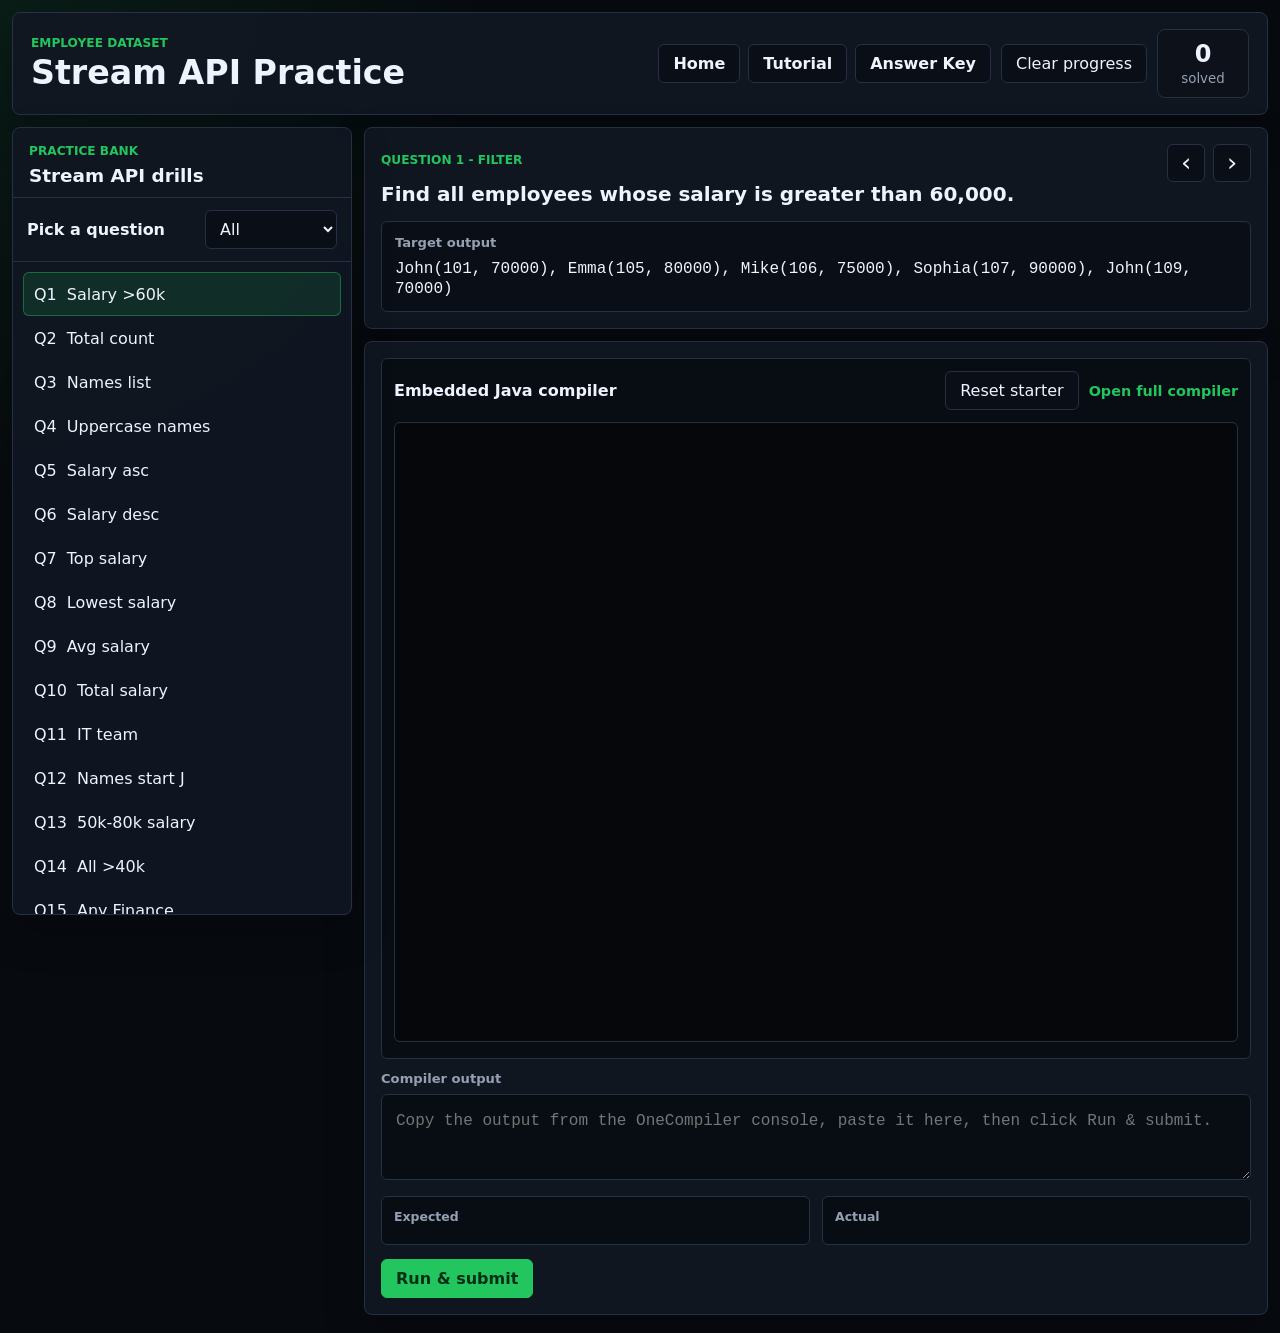
<file: index.html>
<!DOCTYPE html>
<html lang="en">
<head>
  <meta charset="UTF-8">
  <meta name="viewport" content="width=device-width, initial-scale=1.0">
  <title>Java Stream API Practice</title>
  <link rel="stylesheet" href="styles.css">
</head>
<body>
  <main class="app-shell">
    <section class="topbar">
      <div class="title-block">
        <p class="eyebrow">Employee dataset</p>
        <h1>Stream API Practice</h1>
      </div>
      <button id="menuToggle" class="hamburger-btn" type="button" aria-label="Open question menu" aria-expanded="false">
        <span></span>
        <span></span>
        <span></span>
      </button>
      <div class="progress-tools">
        <nav class="topnav" aria-label="Main navigation">
          <a href="https://samundar9525.github.io/LLD-Revision/">Home</a>
          <a href="stream-tutorial.html" target="_blank" rel="noreferrer">Tutorial</a>
          <a href="Stream_API_Answer_Key_With_Code.pdf" target="_blank" rel="noreferrer">Answer Key</a>
        </nav>
        <div class="progress-row">
          <button id="clearProgress" class="ghost-btn" type="button">Clear progress</button>
          <div class="scoreboard" aria-label="Practice progress">
            <span id="score">0</span>
            <small>solved</small>
          </div>
        </div>
      </div>
    </section>

    <section class="layout">
      <aside class="question-list" aria-label="Question list">
        <div class="rail-title">
          <p class="eyebrow">Practice Bank</p>
          <h2>Stream API drills</h2>
        </div>
        <div class="list-header">
          <strong>Pick a question</strong>
          <select id="categoryFilter" aria-label="Filter by category">
            <option value="all">All</option>
            <option value="basic">Basic</option>
            <option value="filter">Filter</option>
            <option value="grouping">Grouping</option>
            <option value="sorting">Sorting</option>
            <option value="collector">Collectors</option>
            <option value="advanced">Advanced</option>
          </select>
        </div>
        <div id="questionButtons" class="question-buttons"></div>
      </aside>
      <button id="drawerBackdrop" class="drawer-backdrop" type="button" aria-label="Close question menu"></button>

      <section class="workspace">
        <section class="prompt-panel">
          <div class="prompt-top">
            <p id="questionMeta" class="eyebrow">Question 1</p>
            <div class="nav-actions">
              <button id="prevBtn" class="icon-btn" type="button" aria-label="Previous question" title="Previous">&lsaquo;</button>
              <button id="nextBtn" class="icon-btn" type="button" aria-label="Next question" title="Next">&rsaquo;</button>
            </div>
          </div>
          <h2 id="questionText"></h2>
          <div class="expected-output">
            <span>Target output</span>
            <code id="expectedOutput"></code>
          </div>
        </section>

        <section class="compiler-panel">
          <textarea id="codeEditor" class="source-cache" spellcheck="false" aria-hidden="true" tabindex="-1"></textarea>
          <div id="streamWarning" class="warning" hidden>Stream API is not used here. Use employees.stream() or employees.parallelStream().</div>

          <article class="embedded-compiler">
            <div class="compiler-frame-head">
              <strong>Embedded Java compiler</strong>
              <div class="compiler-tools">
                <button id="resetCode" class="ghost-btn" type="button">Reset starter</button>
                <a href="https://onecompiler.com/java" target="_blank" rel="noreferrer">Open full compiler</a>
              </div>
            </div>
            <iframe
              id="oneCompilerFrame"
              class="compiler-frame"
              title="Embedded Java Compiler"
              src="https://onecompiler.com/embed/java?theme=dark&amp;hideLanguageSelection=true&amp;listenToEvents=true&amp;codeChangeEvent=true"
              loading="lazy"
              frameborder="0"></iframe>
          </article>

          <div class="actual-output">
            <label for="compilerOutput">Compiler output</label>
            <textarea id="compilerOutput" spellcheck="false" placeholder="Copy the output from the OneCompiler console, paste it here, then click Run & submit."></textarea>
            <div id="comparisonPanel" class="comparison-panel" hidden>
              <div>
                <span>Expected</span>
                <code id="comparisonExpected"></code>
              </div>
              <div>
                <span>Actual</span>
                <code id="comparisonActual"></code>
              </div>
            </div>
          </div>

          <div class="actions">
            <button id="submitBtn" class="primary-btn" type="button">Run & submit</button>
            <p id="resultMessage" aria-live="polite"></p>
          </div>
        </section>
      </section>
    </section>
  </main>

  <div id="sparkles" class="sparkles" aria-hidden="true"></div>
  <script src="script.js"></script>
</body>
</html>
</file>
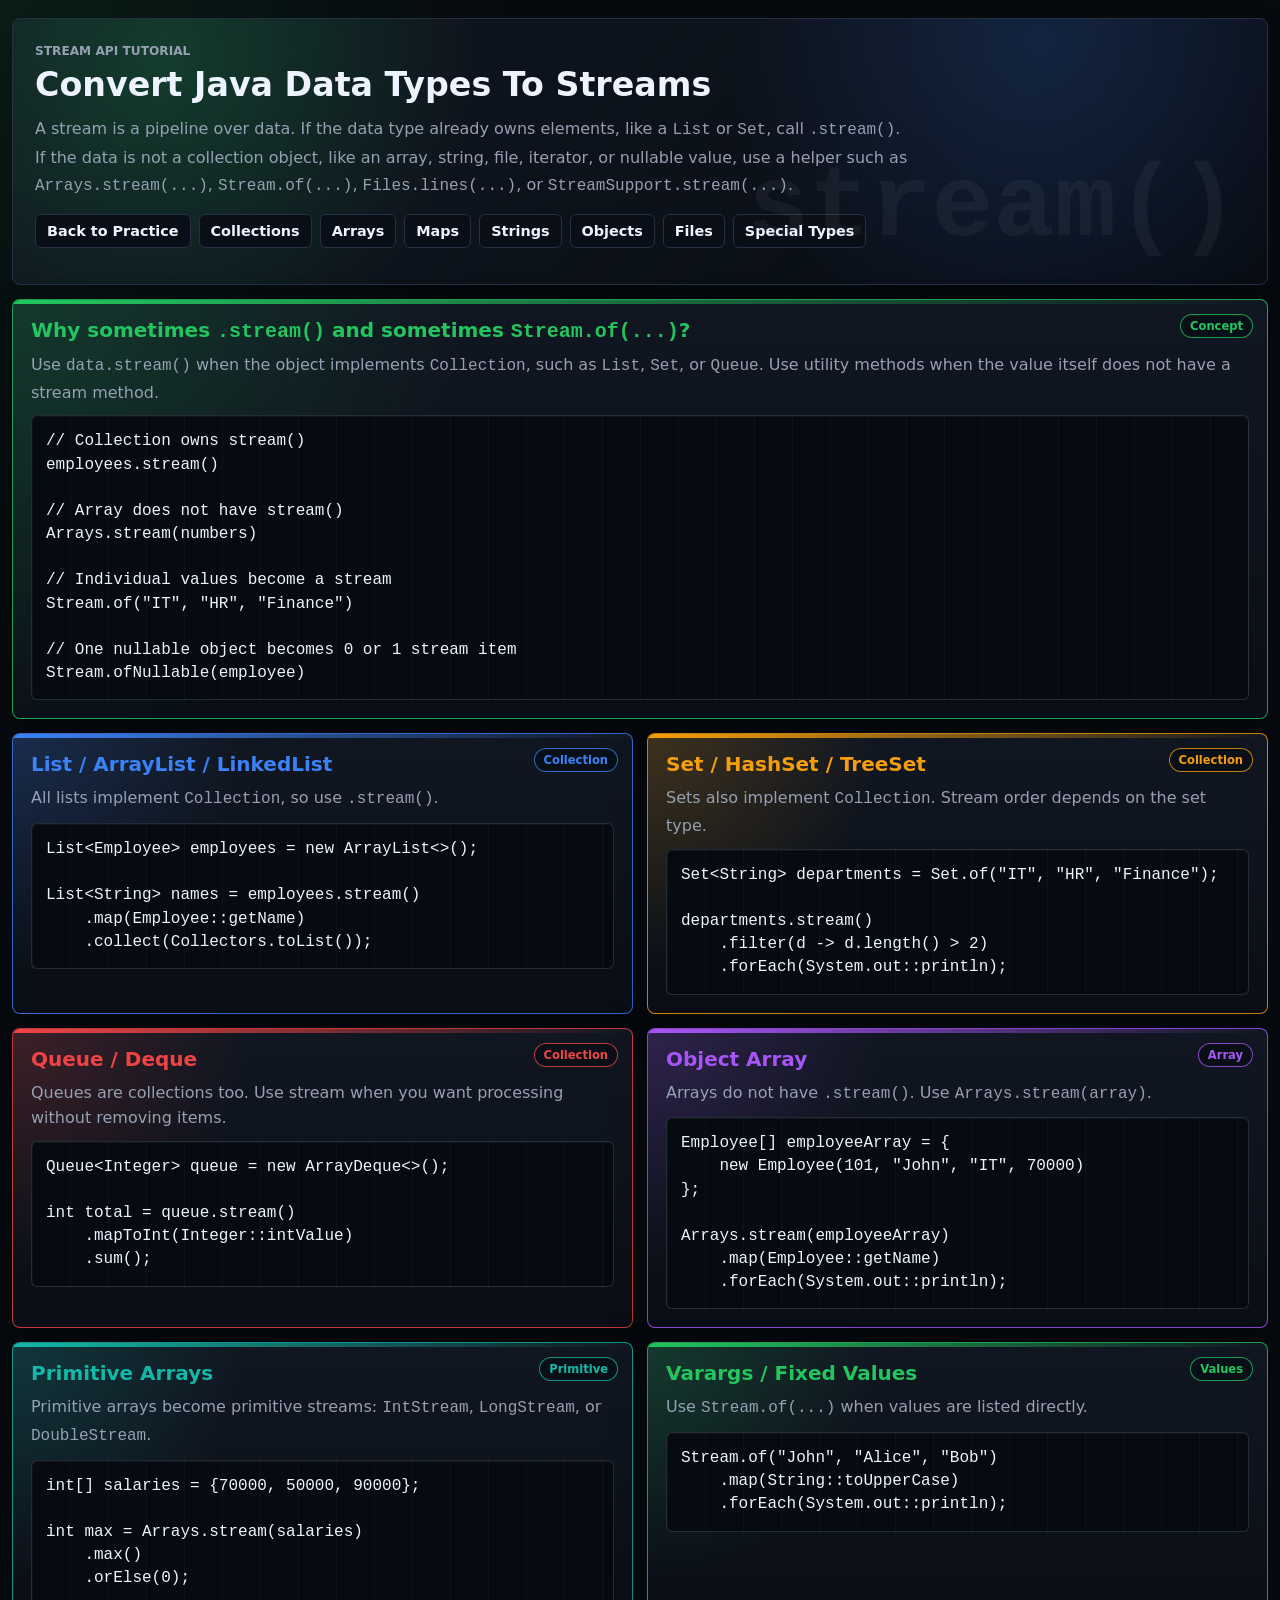
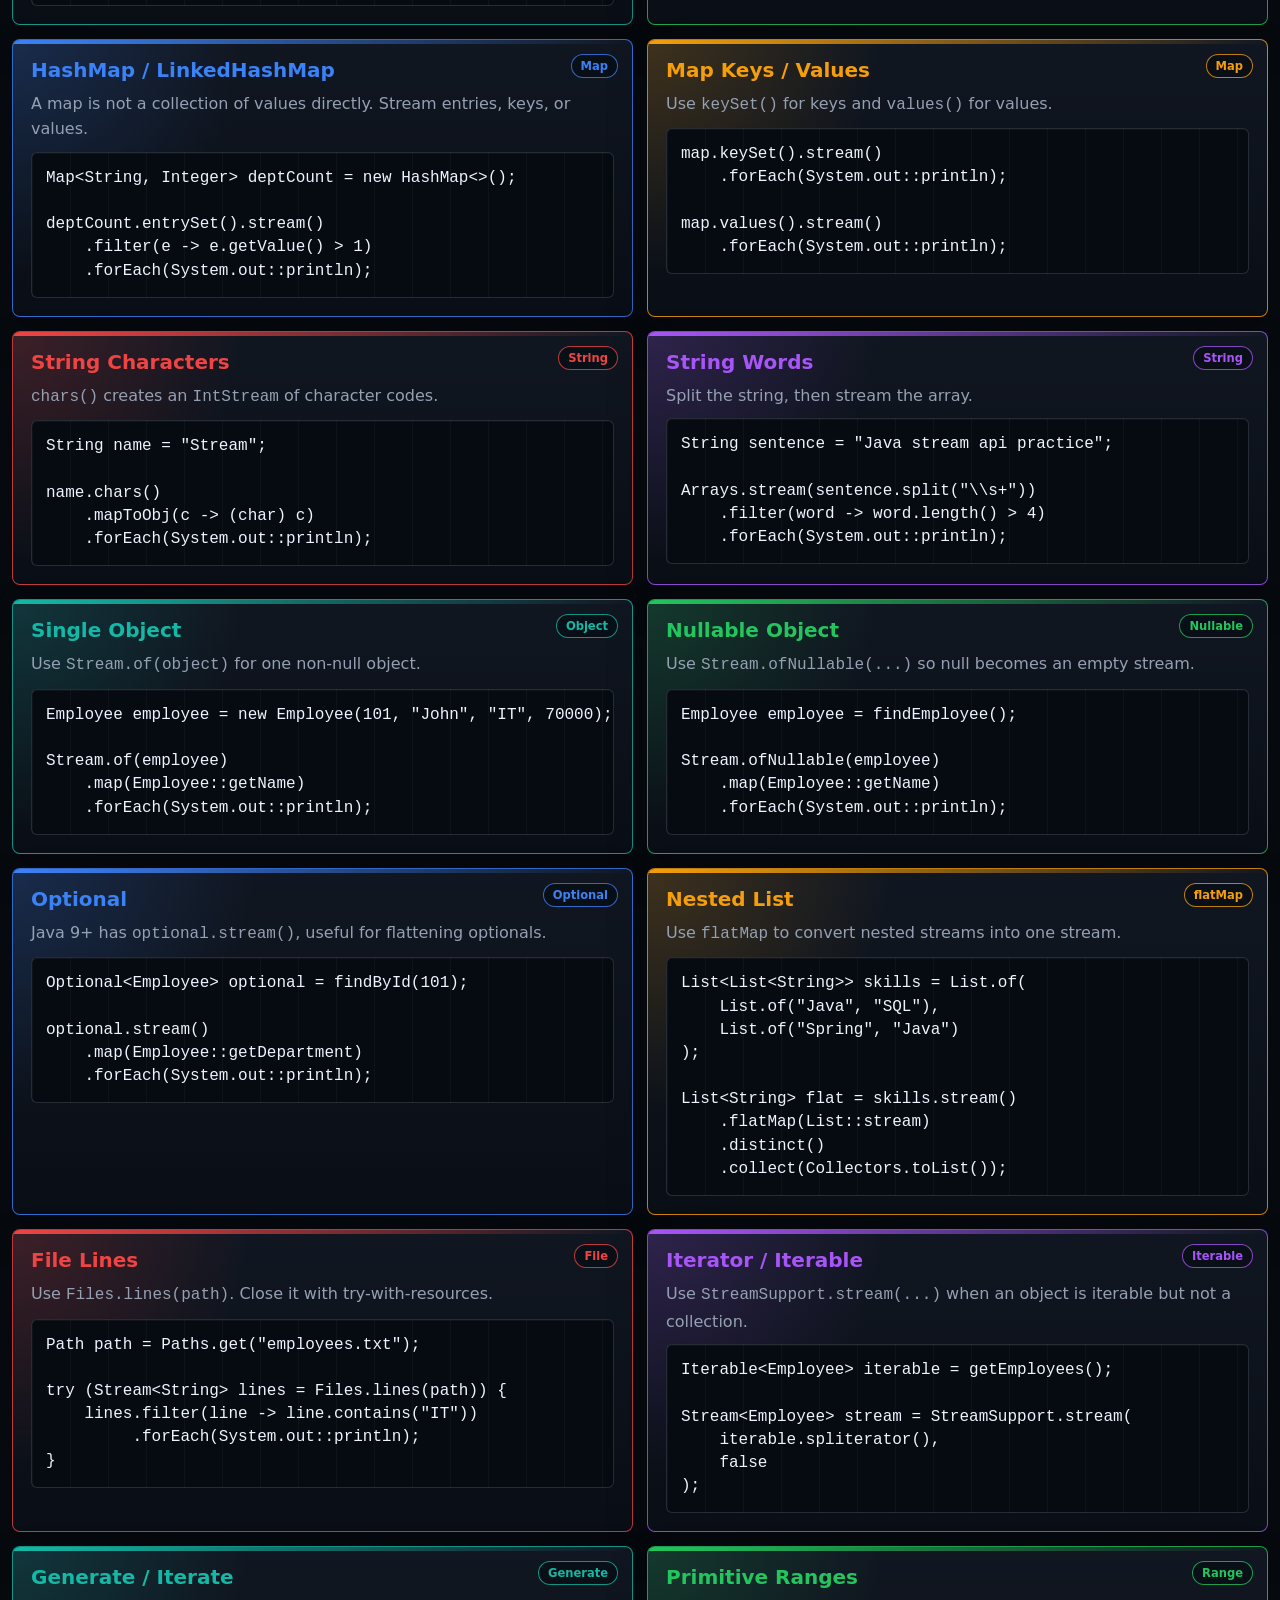
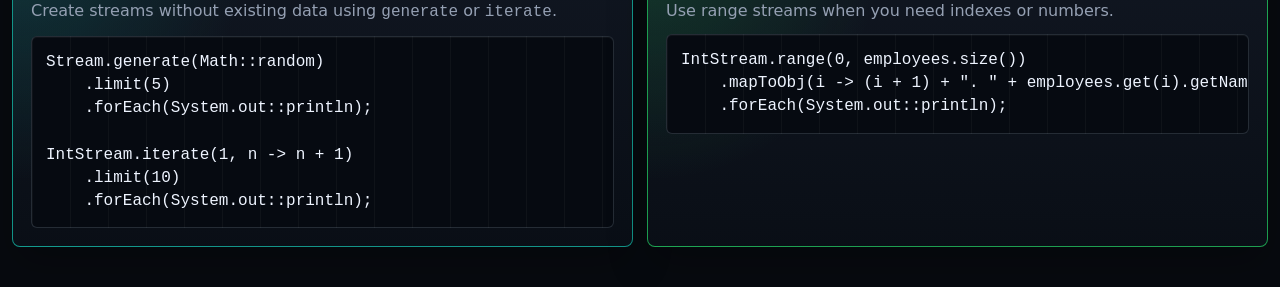
<file: stream-tutorial.html>
<!DOCTYPE html>
<html lang="en">
<head>
  <meta charset="UTF-8">
  <meta name="viewport" content="width=device-width, initial-scale=1.0">
  <title>Java Stream Conversion Tutorial</title>
  <link rel="stylesheet" href="styles.css">
  <style>
    .tutorial-shell {
      width: min(100vw - 24px, 1320px);
      margin: 0 auto;
      padding: 18px 0 40px;
    }

    .tutorial-hero,
    .tutorial-card {
      background: rgba(17, 23, 34, 0.92);
      border: 1px solid var(--line);
      border-radius: 8px;
      box-shadow: 0 18px 40px rgba(0, 0, 0, 0.22);
    }

    .tutorial-hero {
      position: relative;
      overflow: hidden;
      padding: 22px;
      margin-bottom: 14px;
      background:
        radial-gradient(circle at 12% 15%, rgba(34, 197, 94, 0.22), transparent 28%),
        radial-gradient(circle at 82% 8%, rgba(59, 130, 246, 0.18), transparent 30%),
        linear-gradient(135deg, rgba(17, 23, 34, 0.98), rgba(8, 13, 20, 0.96));
    }

    .tutorial-hero::after {
      content: "stream()";
      position: absolute;
      right: 28px;
      bottom: 18px;
      color: rgba(148, 163, 184, 0.08);
      font-family: "Cascadia Code", Consolas, monospace;
      font-size: clamp(3rem, 8vw, 7rem);
      font-weight: 900;
      pointer-events: none;
    }

    .tutorial-hero h1 {
      max-width: none;
      margin-bottom: 12px;
    }

    .tutorial-hero p {
      color: var(--muted);
      line-height: 1.7;
      max-width: 86ch;
    }

    .tutorial-nav {
      display: flex;
      flex-wrap: wrap;
      gap: 8px;
      margin: 14px 0;
    }

    .tutorial-nav a {
      border: 1px solid var(--line);
      border-radius: 6px;
      padding: 8px 11px;
      color: var(--ink);
      background: #0a0f17;
      text-decoration: none;
      font-weight: 800;
      font-size: 0.9rem;
    }

    .tutorial-nav a:hover {
      color: var(--accent);
      border-color: rgba(34, 197, 94, 0.58);
      transform: translateY(-1px);
    }

    .tutorial-grid {
      display: grid;
      grid-template-columns: repeat(2, minmax(0, 1fr));
      gap: 14px;
    }

    .tutorial-card {
      padding: 18px;
      position: relative;
      overflow: hidden;
      border-color: var(--card-border, var(--card-accent, #22c55e));
      background:
        radial-gradient(circle at 0 0, var(--card-glow, rgba(34, 197, 94, 0.2)), transparent 34%),
        linear-gradient(180deg, rgba(17, 23, 34, 0.98), rgba(10, 15, 23, 0.96));
      transition: transform 180ms ease, box-shadow 180ms ease, border-color 180ms ease;
    }

    .tutorial-card::before {
      content: "";
      position: absolute;
      inset: 0 0 auto;
      height: 4px;
      background: linear-gradient(90deg, var(--card-accent, #22c55e), transparent);
    }

    .tutorial-card::after {
      content: attr(data-kind);
      position: absolute;
      top: 14px;
      right: 14px;
      border: 1px solid var(--card-border, var(--card-accent, #22c55e));
      border-radius: 999px;
      padding: 4px 9px;
      color: var(--card-accent, #22c55e);
      background: rgba(8, 13, 20, 0.72);
      font-size: 0.72rem;
      font-weight: 900;
    }

    .tutorial-card:hover {
      transform: translateY(-3px);
      box-shadow: 0 22px 52px rgba(0, 0, 0, 0.34);
    }

    .tutorial-card:nth-child(6n + 1) { --card-accent: #22c55e; --card-border: rgba(34, 197, 94, 0.78); --card-glow: rgba(34, 197, 94, 0.2); }
    .tutorial-card:nth-child(6n + 2) { --card-accent: #3b82f6; --card-border: rgba(59, 130, 246, 0.78); --card-glow: rgba(59, 130, 246, 0.2); }
    .tutorial-card:nth-child(6n + 3) { --card-accent: #f59e0b; --card-border: rgba(245, 158, 11, 0.78); --card-glow: rgba(245, 158, 11, 0.2); }
    .tutorial-card:nth-child(6n + 4) { --card-accent: #ef4444; --card-border: rgba(239, 68, 68, 0.78); --card-glow: rgba(239, 68, 68, 0.2); }
    .tutorial-card:nth-child(6n + 5) { --card-accent: #a855f7; --card-border: rgba(168, 85, 247, 0.78); --card-glow: rgba(168, 85, 247, 0.2); }
    .tutorial-card:nth-child(6n) { --card-accent: #14b8a6; --card-border: rgba(20, 184, 166, 0.78); --card-glow: rgba(20, 184, 166, 0.2); }

    .tutorial-card h2 {
      color: var(--card-accent, var(--ink));
      padding-right: 96px;
    }

    .tutorial-card h2 {
      margin-bottom: 8px;
    }

    .tutorial-card p {
      color: var(--muted);
      line-height: 1.6;
      margin-bottom: 10px;
    }

    .tutorial-card pre {
      margin: 0;
      overflow: auto;
      border: 1px solid rgba(148, 163, 184, 0.22);
      border-radius: 6px;
      padding: 14px;
      background:
        linear-gradient(90deg, rgba(255, 255, 255, 0.035) 1px, transparent 1px),
        #060a11;
      background-size: 38px 100%;
      color: var(--ink);
      line-height: 1.45;
      box-shadow: inset 0 1px 0 rgba(255, 255, 255, 0.04);
    }

    .wide {
      grid-column: 1 / -1;
    }

    @media (max-width: 820px) {
      .tutorial-grid {
        grid-template-columns: 1fr;
      }
    }
  </style>
</head>
<body>
  <main class="tutorial-shell">
    <section class="tutorial-hero">
      <p class="eyebrow">Stream API Tutorial</p>
      <h1>Convert Java Data Types To Streams</h1>
      <p>
        A stream is a pipeline over data. If the data type already owns elements, like a
        <code>List</code> or <code>Set</code>, call <code>.stream()</code>. If the data is not a
        collection object, like an array, string, file, iterator, or nullable value, use a helper
        such as <code>Arrays.stream(...)</code>, <code>Stream.of(...)</code>, <code>Files.lines(...)</code>,
        or <code>StreamSupport.stream(...)</code>.
      </p>
      <nav class="tutorial-nav" aria-label="Tutorial sections">
        <a href="index.html">Back to Practice</a>
        <a href="#collections">Collections</a>
        <a href="#arrays">Arrays</a>
        <a href="#maps">Maps</a>
        <a href="#strings">Strings</a>
        <a href="#objects">Objects</a>
        <a href="#files">Files</a>
        <a href="#special">Special Types</a>
      </nav>
    </section>

    <section class="tutorial-grid">
      <article class="tutorial-card wide" id="why" data-kind="Concept">
        <h2>Why sometimes <code>.stream()</code> and sometimes <code>Stream.of(...)</code>?</h2>
        <p>
          Use <code>data.stream()</code> when the object implements <code>Collection</code>, such as
          <code>List</code>, <code>Set</code>, or <code>Queue</code>. Use utility methods when the
          value itself does not have a stream method.
        </p>
        <pre><code>// Collection owns stream()
employees.stream()

// Array does not have stream()
Arrays.stream(numbers)

// Individual values become a stream
Stream.of("IT", "HR", "Finance")

// One nullable object becomes 0 or 1 stream item
Stream.ofNullable(employee)</code></pre>
      </article>

      <article class="tutorial-card" id="collections" data-kind="Collection">
        <h2>List / ArrayList / LinkedList</h2>
        <p>All lists implement <code>Collection</code>, so use <code>.stream()</code>.</p>
        <pre><code>List&lt;Employee&gt; employees = new ArrayList&lt;&gt;();

List&lt;String&gt; names = employees.stream()
    .map(Employee::getName)
    .collect(Collectors.toList());</code></pre>
      </article>

      <article class="tutorial-card" data-kind="Collection">
        <h2>Set / HashSet / TreeSet</h2>
        <p>Sets also implement <code>Collection</code>. Stream order depends on the set type.</p>
        <pre><code>Set&lt;String&gt; departments = Set.of("IT", "HR", "Finance");

departments.stream()
    .filter(d -&gt; d.length() &gt; 2)
    .forEach(System.out::println);</code></pre>
      </article>

      <article class="tutorial-card" data-kind="Collection">
        <h2>Queue / Deque</h2>
        <p>Queues are collections too. Use stream when you want processing without removing items.</p>
        <pre><code>Queue&lt;Integer&gt; queue = new ArrayDeque&lt;&gt;();

int total = queue.stream()
    .mapToInt(Integer::intValue)
    .sum();</code></pre>
      </article>

      <article class="tutorial-card" id="arrays" data-kind="Array">
        <h2>Object Array</h2>
        <p>Arrays do not have <code>.stream()</code>. Use <code>Arrays.stream(array)</code>.</p>
        <pre><code>Employee[] employeeArray = {
    new Employee(101, "John", "IT", 70000)
};

Arrays.stream(employeeArray)
    .map(Employee::getName)
    .forEach(System.out::println);</code></pre>
      </article>

      <article class="tutorial-card" data-kind="Primitive">
        <h2>Primitive Arrays</h2>
        <p>Primitive arrays become primitive streams: <code>IntStream</code>, <code>LongStream</code>, or <code>DoubleStream</code>.</p>
        <pre><code>int[] salaries = {70000, 50000, 90000};

int max = Arrays.stream(salaries)
    .max()
    .orElse(0);</code></pre>
      </article>

      <article class="tutorial-card" data-kind="Values">
        <h2>Varargs / Fixed Values</h2>
        <p>Use <code>Stream.of(...)</code> when values are listed directly.</p>
        <pre><code>Stream.of("John", "Alice", "Bob")
    .map(String::toUpperCase)
    .forEach(System.out::println);</code></pre>
      </article>

      <article class="tutorial-card" id="maps" data-kind="Map">
        <h2>HashMap / LinkedHashMap</h2>
        <p>A map is not a collection of values directly. Stream entries, keys, or values.</p>
        <pre><code>Map&lt;String, Integer&gt; deptCount = new HashMap&lt;&gt;();

deptCount.entrySet().stream()
    .filter(e -&gt; e.getValue() &gt; 1)
    .forEach(System.out::println);</code></pre>
      </article>

      <article class="tutorial-card" data-kind="Map">
        <h2>Map Keys / Values</h2>
        <p>Use <code>keySet()</code> for keys and <code>values()</code> for values.</p>
        <pre><code>map.keySet().stream()
    .forEach(System.out::println);

map.values().stream()
    .forEach(System.out::println);</code></pre>
      </article>

      <article class="tutorial-card" id="strings" data-kind="String">
        <h2>String Characters</h2>
        <p><code>chars()</code> creates an <code>IntStream</code> of character codes.</p>
        <pre><code>String name = "Stream";

name.chars()
    .mapToObj(c -&gt; (char) c)
    .forEach(System.out::println);</code></pre>
      </article>

      <article class="tutorial-card" data-kind="String">
        <h2>String Words</h2>
        <p>Split the string, then stream the array.</p>
        <pre><code>String sentence = "Java stream api practice";

Arrays.stream(sentence.split("\\s+"))
    .filter(word -&gt; word.length() &gt; 4)
    .forEach(System.out::println);</code></pre>
      </article>

      <article class="tutorial-card" id="objects" data-kind="Object">
        <h2>Single Object</h2>
        <p>Use <code>Stream.of(object)</code> for one non-null object.</p>
        <pre><code>Employee employee = new Employee(101, "John", "IT", 70000);

Stream.of(employee)
    .map(Employee::getName)
    .forEach(System.out::println);</code></pre>
      </article>

      <article class="tutorial-card" data-kind="Nullable">
        <h2>Nullable Object</h2>
        <p>Use <code>Stream.ofNullable(...)</code> so null becomes an empty stream.</p>
        <pre><code>Employee employee = findEmployee();

Stream.ofNullable(employee)
    .map(Employee::getName)
    .forEach(System.out::println);</code></pre>
      </article>

      <article class="tutorial-card" data-kind="Optional">
        <h2>Optional</h2>
        <p>Java 9+ has <code>optional.stream()</code>, useful for flattening optionals.</p>
        <pre><code>Optional&lt;Employee&gt; optional = findById(101);

optional.stream()
    .map(Employee::getDepartment)
    .forEach(System.out::println);</code></pre>
      </article>

      <article class="tutorial-card" data-kind="flatMap">
        <h2>Nested List</h2>
        <p>Use <code>flatMap</code> to convert nested streams into one stream.</p>
        <pre><code>List&lt;List&lt;String&gt;&gt; skills = List.of(
    List.of("Java", "SQL"),
    List.of("Spring", "Java")
);

List&lt;String&gt; flat = skills.stream()
    .flatMap(List::stream)
    .distinct()
    .collect(Collectors.toList());</code></pre>
      </article>

      <article class="tutorial-card" id="files" data-kind="File">
        <h2>File Lines</h2>
        <p>Use <code>Files.lines(path)</code>. Close it with try-with-resources.</p>
        <pre><code>Path path = Paths.get("employees.txt");

try (Stream&lt;String&gt; lines = Files.lines(path)) {
    lines.filter(line -&gt; line.contains("IT"))
         .forEach(System.out::println);
}</code></pre>
      </article>

      <article class="tutorial-card" id="special" data-kind="Iterable">
        <h2>Iterator / Iterable</h2>
        <p>Use <code>StreamSupport.stream(...)</code> when an object is iterable but not a collection.</p>
        <pre><code>Iterable&lt;Employee&gt; iterable = getEmployees();

Stream&lt;Employee&gt; stream = StreamSupport.stream(
    iterable.spliterator(),
    false
);</code></pre>
      </article>

      <article class="tutorial-card" data-kind="Generate">
        <h2>Generate / Iterate</h2>
        <p>Create streams without existing data using <code>generate</code> or <code>iterate</code>.</p>
        <pre><code>Stream.generate(Math::random)
    .limit(5)
    .forEach(System.out::println);

IntStream.iterate(1, n -&gt; n + 1)
    .limit(10)
    .forEach(System.out::println);</code></pre>
      </article>

      <article class="tutorial-card" data-kind="Range">
        <h2>Primitive Ranges</h2>
        <p>Use range streams when you need indexes or numbers.</p>
        <pre><code>IntStream.range(0, employees.size())
    .mapToObj(i -&gt; (i + 1) + ". " + employees.get(i).getName())
    .forEach(System.out::println);</code></pre>
      </article>
    </section>
  </main>
</body>
</html>
</file>
<file: styles.css>
:root {
  --bg: #070a0f;
  --panel: #111722;
  --panel-2: #0c111a;
  --ink: #eef4ff;
  --muted: #95a0b3;
  --line: #243044;
  --accent: #22c55e;
  --accent-strong: #16a34a;
  --accent-soft: rgba(34, 197, 94, 0.13);
  --warn: #f59e0b;
  --warn-bg: rgba(245, 158, 11, 0.12);
  --error: #ff4d5e;
  --ok: #35d07f;
  font-family: Inter, ui-sans-serif, system-ui, -apple-system, BlinkMacSystemFont, "Segoe UI", sans-serif;
}

* {
  box-sizing: border-box;
}

body {
  margin: 0;
  min-height: 100vh;
  background: radial-gradient(circle at top left, rgba(34, 197, 94, 0.1), transparent 32rem), var(--bg);
  color: var(--ink);
}

button,
select,
textarea {
  font: inherit;
}

.app-shell {
  width: min(100vw - 24px, 1880px);
  margin: 0 auto;
  padding: 12px 0 18px;
}

.topbar,
.prompt-panel,
.compiler-panel,
.question-list {
  background: rgba(17, 23, 34, 0.92);
  border: 1px solid var(--line);
  border-radius: 8px;
  box-shadow: 0 18px 40px rgba(0, 0, 0, 0.22);
}

.topbar {
  display: flex;
  justify-content: space-between;
  align-items: center;
  gap: 16px;
  padding: 16px 18px;
  margin-bottom: 12px;
}

h1,
h2,
p {
  margin: 0;
}

h1 {
  font-size: clamp(1.65rem, 2.6vw, 2.35rem);
  line-height: 1.05;
}

h2 {
  font-size: 1.25rem;
  line-height: 1.25;
}

.eyebrow {
  color: var(--accent);
  font-size: 0.76rem;
  font-weight: 800;
  letter-spacing: 0;
  text-transform: uppercase;
  margin-bottom: 6px;
}

.scoreboard {
  min-width: 92px;
  text-align: center;
  border: 1px solid var(--line);
  border-radius: 8px;
  padding: 10px 14px;
  background: var(--panel-2);
}

.progress-tools {
  display: flex;
  align-items: center;
  gap: 10px;
}

.progress-row {
  display: flex;
  align-items: center;
  gap: 10px;
}

.topnav {
  display: flex;
  align-items: center;
  gap: 8px;
}

.topnav a {
  min-height: 38px;
  display: inline-flex;
  align-items: center;
  border: 1px solid var(--line);
  border-radius: 6px;
  padding: 9px 14px;
  background: #0a0f17;
  color: var(--ink);
  font-weight: 800;
  text-decoration: none;
}

.topnav a:hover {
  border-color: rgba(34, 197, 94, 0.5);
  color: var(--accent);
}

.hamburger-btn,
.drawer-backdrop {
  display: none;
}

.hamburger-btn {
  width: 42px;
  height: 42px;
  align-items: center;
  justify-content: center;
  flex-direction: column;
  gap: 5px;
  border: 1px solid var(--line);
  border-radius: 6px;
  background: #0a0f17;
  cursor: pointer;
}

.hamburger-btn span {
  width: 18px;
  height: 2px;
  border-radius: 999px;
  background: var(--ink);
}

.scoreboard span {
  display: block;
  font-size: 1.5rem;
  font-weight: 800;
}

.scoreboard small {
  color: var(--muted);
}

.layout {
  display: grid;
  grid-template-columns: 340px minmax(0, 1fr);
  gap: 12px;
}

.question-list {
  height: calc(100vh - 112px);
  min-height: 620px;
  overflow: hidden;
  position: sticky;
  top: 10px;
}

.rail-title {
  padding: 16px 16px 10px;
  border-bottom: 1px solid var(--line);
}

.rail-title h2 {
  font-size: 1.15rem;
}

.list-header {
  display: flex;
  justify-content: space-between;
  gap: 10px;
  align-items: center;
  padding: 12px 14px;
  border-bottom: 1px solid var(--line);
}

select {
  min-width: 132px;
  border: 1px solid var(--line);
  border-radius: 6px;
  padding: 8px 10px;
  background: #0a0f17;
  color: var(--ink);
}

.question-buttons {
  height: calc(100% - 119px);
  overflow: auto;
  padding: 10px;
}

.question-pill {
  width: 100%;
  min-height: 44px;
  display: flex;
  align-items: center;
  gap: 10px;
  padding: 9px 10px;
  border: 1px solid transparent;
  border-radius: 6px;
  background: transparent;
  color: var(--ink);
  text-align: left;
  cursor: pointer;
}

.question-pill:hover,
.question-pill.active {
  background: var(--accent-soft);
  border-color: rgba(34, 197, 94, 0.42);
}

.question-pill.solved::after {
  content: "✓";
  margin-left: auto;
  color: var(--ok);
  font-weight: 900;
}

.workspace {
  display: grid;
  gap: 12px;
}

.prompt-panel,
.compiler-panel {
  padding: 16px;
}

.prompt-top,
.actions {
  display: flex;
  align-items: center;
  justify-content: space-between;
  gap: 12px;
}

.nav-actions {
  display: flex;
  gap: 8px;
}

.icon-btn {
  width: 38px;
  height: 38px;
  border: 1px solid var(--line);
  border-radius: 6px;
  background: #0a0f17;
  color: var(--ink);
  font-size: 1.6rem;
  line-height: 1;
  cursor: pointer;
}

.expected-output {
  margin-top: 14px;
  padding: 13px;
  background: #0a0f17;
  border: 1px solid var(--line);
  border-radius: 6px;
}

.expected-output span,
label {
  display: block;
  color: var(--muted);
  font-size: 0.82rem;
  font-weight: 800;
  margin-bottom: 8px;
}

code,
pre,
textarea {
  font-family: "Cascadia Code", Consolas, "Courier New", monospace;
}

.expected-output code {
  white-space: pre-wrap;
  color: var(--ink);
}

.ghost-btn,
.secondary-btn,
.primary-btn {
  border: 1px solid var(--line);
  border-radius: 6px;
  min-height: 38px;
  padding: 9px 14px;
  cursor: pointer;
}

.ghost-btn,
.secondary-btn {
  background: #0a0f17;
  color: var(--ink);
}

.primary-btn {
  background: var(--accent);
  border-color: var(--accent);
  color: #052e16;
  font-weight: 900;
}

.primary-btn:hover {
  background: var(--accent-strong);
}

textarea {
  width: 100%;
  border: 1px solid var(--line);
  border-radius: 6px;
  padding: 14px;
  resize: vertical;
  background: #080d14;
  color: var(--ink);
  line-height: 1.5;
}

.source-cache {
  display: none;
}

#compilerOutput {
  min-height: 86px;
}

.warning {
  margin-bottom: 10px;
  padding: 10px 12px;
  border: 1px solid rgba(245, 158, 11, 0.5);
  border-radius: 6px;
  background: var(--warn-bg);
  color: var(--warn);
  font-weight: 700;
}

.embedded-compiler {
  border: 1px solid var(--line);
  border-radius: 6px;
  padding: 12px;
  background: #080d14;
}

.compiler-frame-head {
  display: flex;
  justify-content: space-between;
  align-items: center;
  gap: 12px;
  margin-bottom: 12px;
}

.compiler-tools {
  display: flex;
  align-items: center;
  gap: 10px;
}

.compiler-frame-head a {
  color: var(--accent);
  font-size: 0.9rem;
  font-weight: 800;
  text-decoration: none;
}

.compiler-frame {
  width: 100%;
  height: min(68vh, 760px);
  min-height: 620px;
  border: 1px solid var(--line);
  border-radius: 6px;
  background: #05070b;
}

.actual-output {
  margin-top: 12px;
}

.comparison-panel {
  display: grid;
  grid-template-columns: 1fr 1fr;
  gap: 12px;
  margin-top: 12px;
}

.comparison-panel div {
  border: 1px solid var(--line);
  border-radius: 6px;
  padding: 12px;
  background: #080d14;
}

.comparison-panel span {
  display: block;
  color: var(--muted);
  font-size: 0.78rem;
  font-weight: 800;
  margin-bottom: 8px;
}

.comparison-panel code {
  display: block;
  white-space: pre-wrap;
}

#comparisonActual.unmatched {
  color: var(--error);
  font-weight: 800;
}

.actions {
  margin-top: 14px;
  justify-content: flex-start;
  flex-wrap: wrap;
}

#resultMessage {
  color: var(--muted);
  font-weight: 800;
}

#resultMessage.ok {
  color: var(--ok);
}

#resultMessage.bad {
  color: var(--error);
}

.sparkles {
  pointer-events: none;
  position: fixed;
  inset: 0;
  z-index: 100;
  overflow: hidden;
}

.sparkles.active {
  background: rgba(0, 0, 0, 0.18);
}

.sparkle {
  position: absolute;
  width: 8px;
  height: 16px;
  border-radius: 2px;
  background: var(--confetti, #22c55e);
  opacity: 0;
  animation: confetti-fall 1700ms cubic-bezier(0.16, 0.9, 0.32, 1) forwards;
}

@keyframes confetti-fall {
  0% {
    transform: translate3d(0, -14vh, 0) rotate(0deg);
    opacity: 0;
  }
  12% {
    opacity: 1;
  }
  100% {
    transform: translate3d(var(--drift), 112vh, 0) rotate(var(--spin));
    opacity: 0;
  }
}

@media (max-width: 1100px) {
  .layout {
    grid-template-columns: 280px minmax(0, 1fr);
  }
}

@media (max-width: 900px) {
  body.question-drawer-open {
    overflow: hidden;
  }

  .layout,
  .comparison-panel {
    grid-template-columns: 1fr;
  }

  .hamburger-btn {
    display: inline-flex;
  }

  .question-list {
    width: min(86vw, 340px);
    height: 100vh;
    min-height: 0;
    position: fixed;
    top: 0;
    left: 0;
    z-index: 80;
    border-radius: 0 8px 8px 0;
    transform: translateX(-105%);
    transition: transform 220ms ease;
  }

  body.question-drawer-open .question-list {
    transform: translateX(0);
  }

  .drawer-backdrop {
    position: fixed;
    inset: 0;
    z-index: 70;
    border: 0;
    background: rgba(0, 0, 0, 0.56);
    cursor: pointer;
  }

  body.question-drawer-open .drawer-backdrop {
    display: block;
  }

  .question-buttons {
    display: block;
    height: calc(100% - 119px);
    max-height: none;
    overflow: auto;
  }

  .question-pill span:last-child {
    display: inline;
  }

  .compiler-frame {
    height: 640px;
    min-height: 560px;
  }
}

@media (max-width: 560px) {
  .app-shell {
    width: min(100vw - 12px, 1880px);
    padding-top: 6px;
  }

  .topbar {
    display: grid;
    grid-template-columns: minmax(0, 1fr) auto;
    align-items: start;
    gap: 12px;
    padding: 14px;
  }

  h1 {
    font-size: 1.65rem;
  }

  .title-block {
    min-width: 0;
  }

  .progress-tools {
    grid-column: 1 / -1;
    width: 100%;
    display: flex;
    flex-direction: column;
    align-items: stretch;
    gap: 8px;
  }

  .topnav {
    display: grid;
    grid-template-columns: 1fr 1fr;
    gap: 8px;
  }

  .topnav a:last-child {
    grid-column: 1 / -1;
  }

  .topnav a,
  #clearProgress {
    min-height: 36px;
    padding: 8px 11px;
    font-size: 0.9rem;
    justify-content: center;
  }

  .progress-row {
    justify-content: space-between;
    align-items: stretch;
  }

  .progress-row #clearProgress {
    flex: 1;
  }

  .progress-row .scoreboard {
    min-width: 76px;
    padding: 8px 10px;
  }

  .scoreboard span {
    font-size: 1.25rem;
  }

  .compiler-frame-head,
  .compiler-tools {
    align-items: flex-start;
    flex-direction: column;
  }
}
</file>
